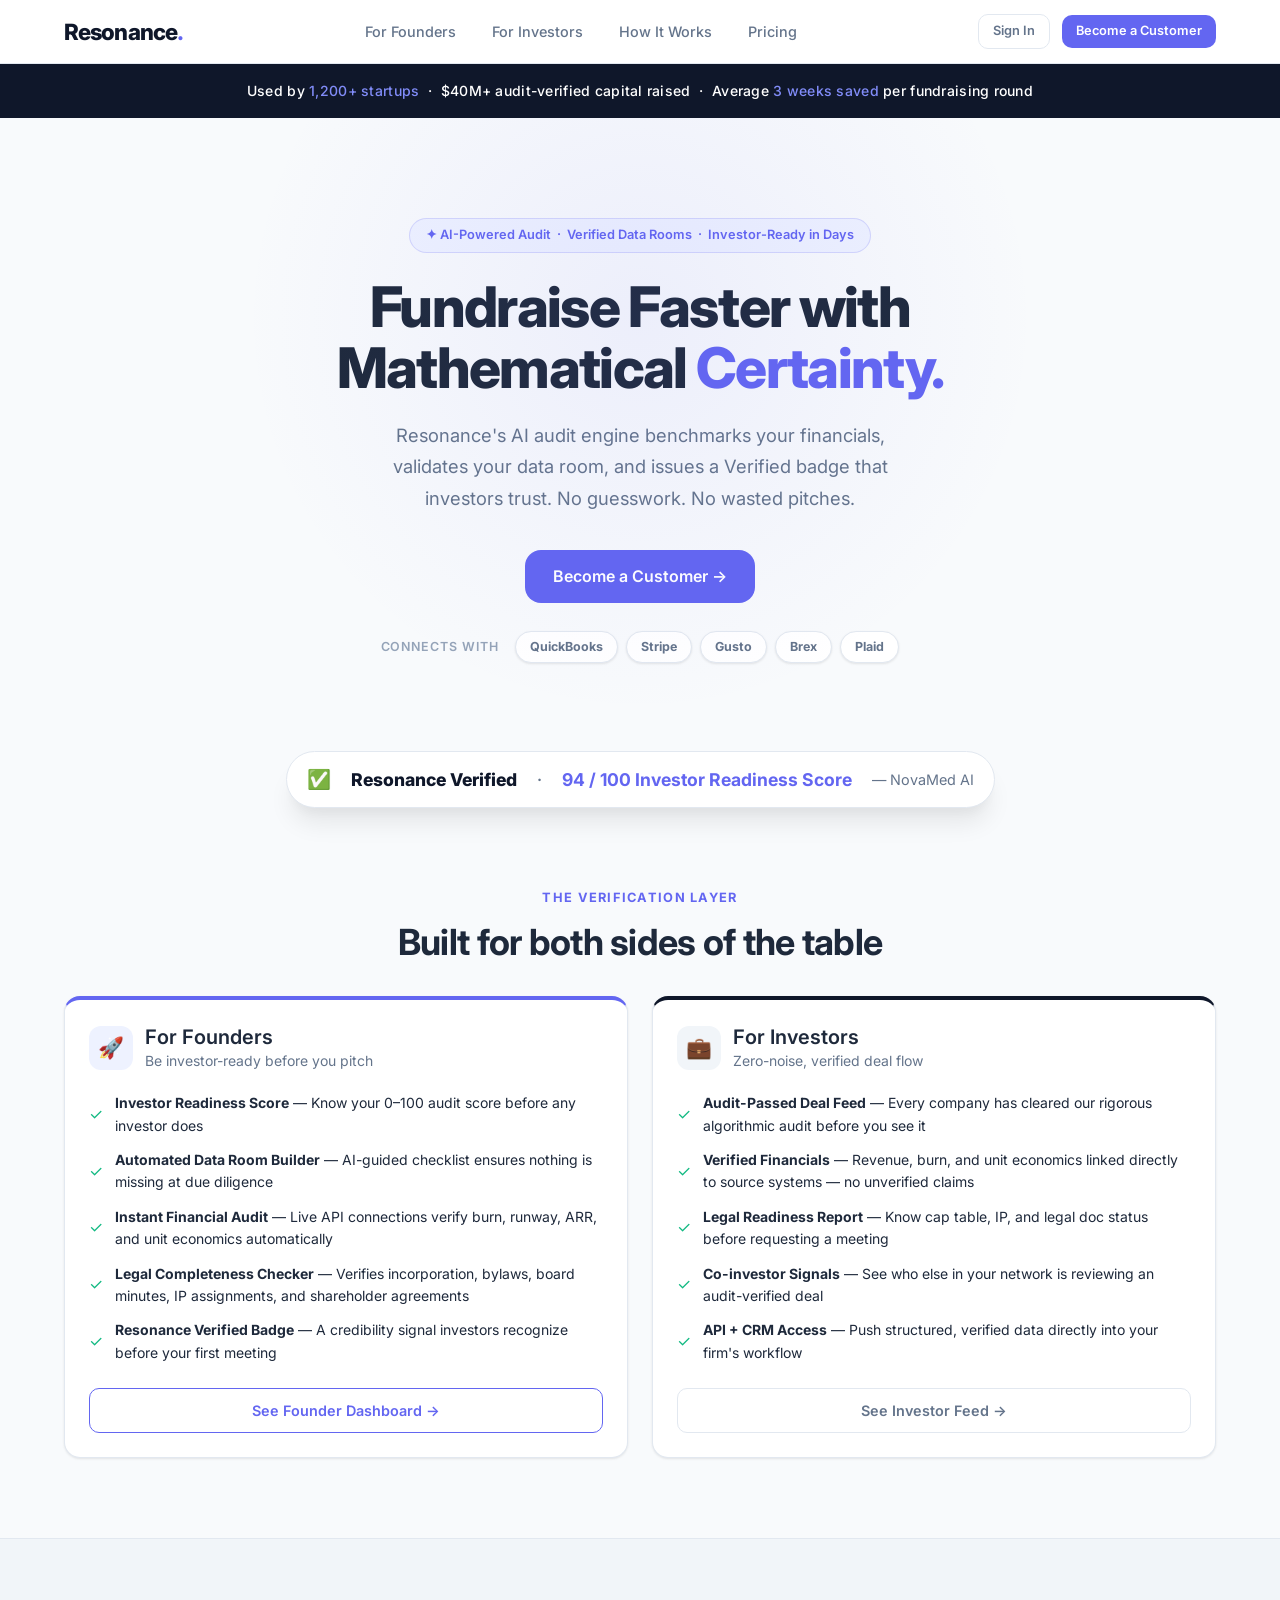
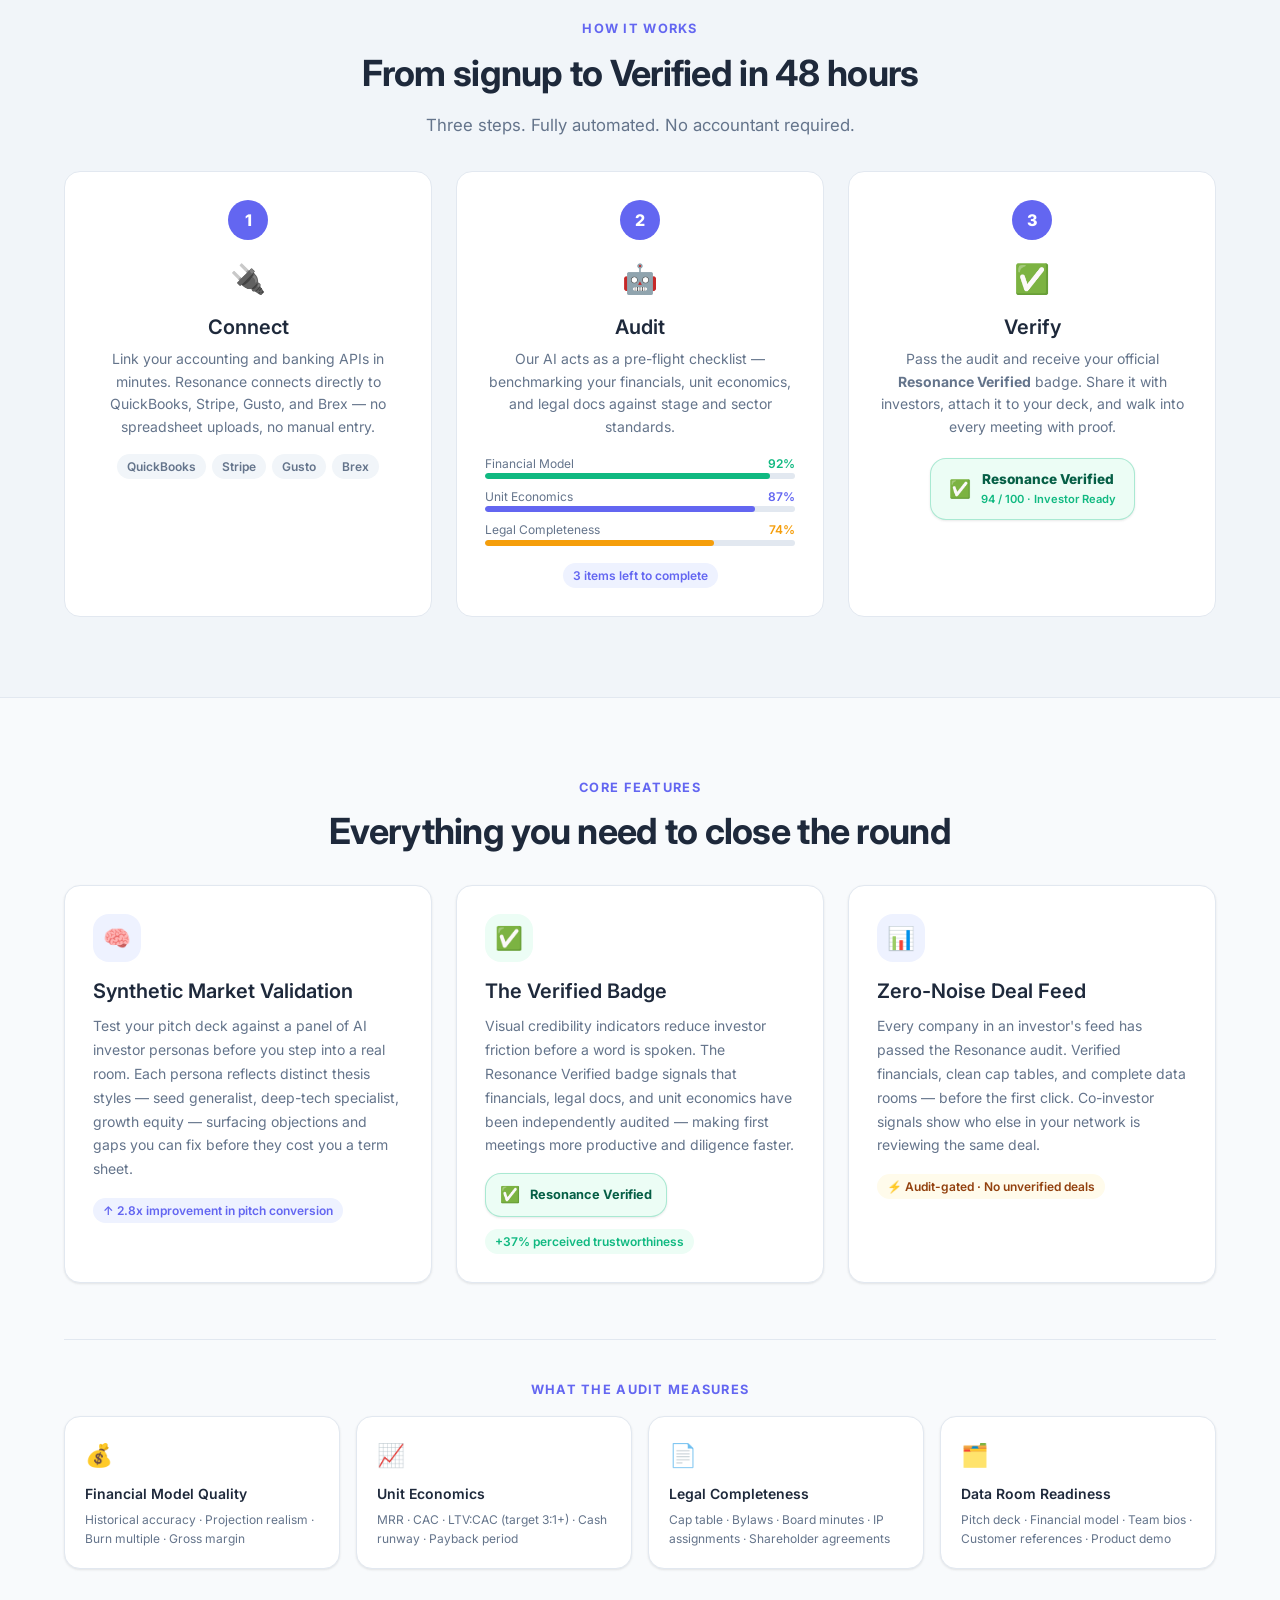
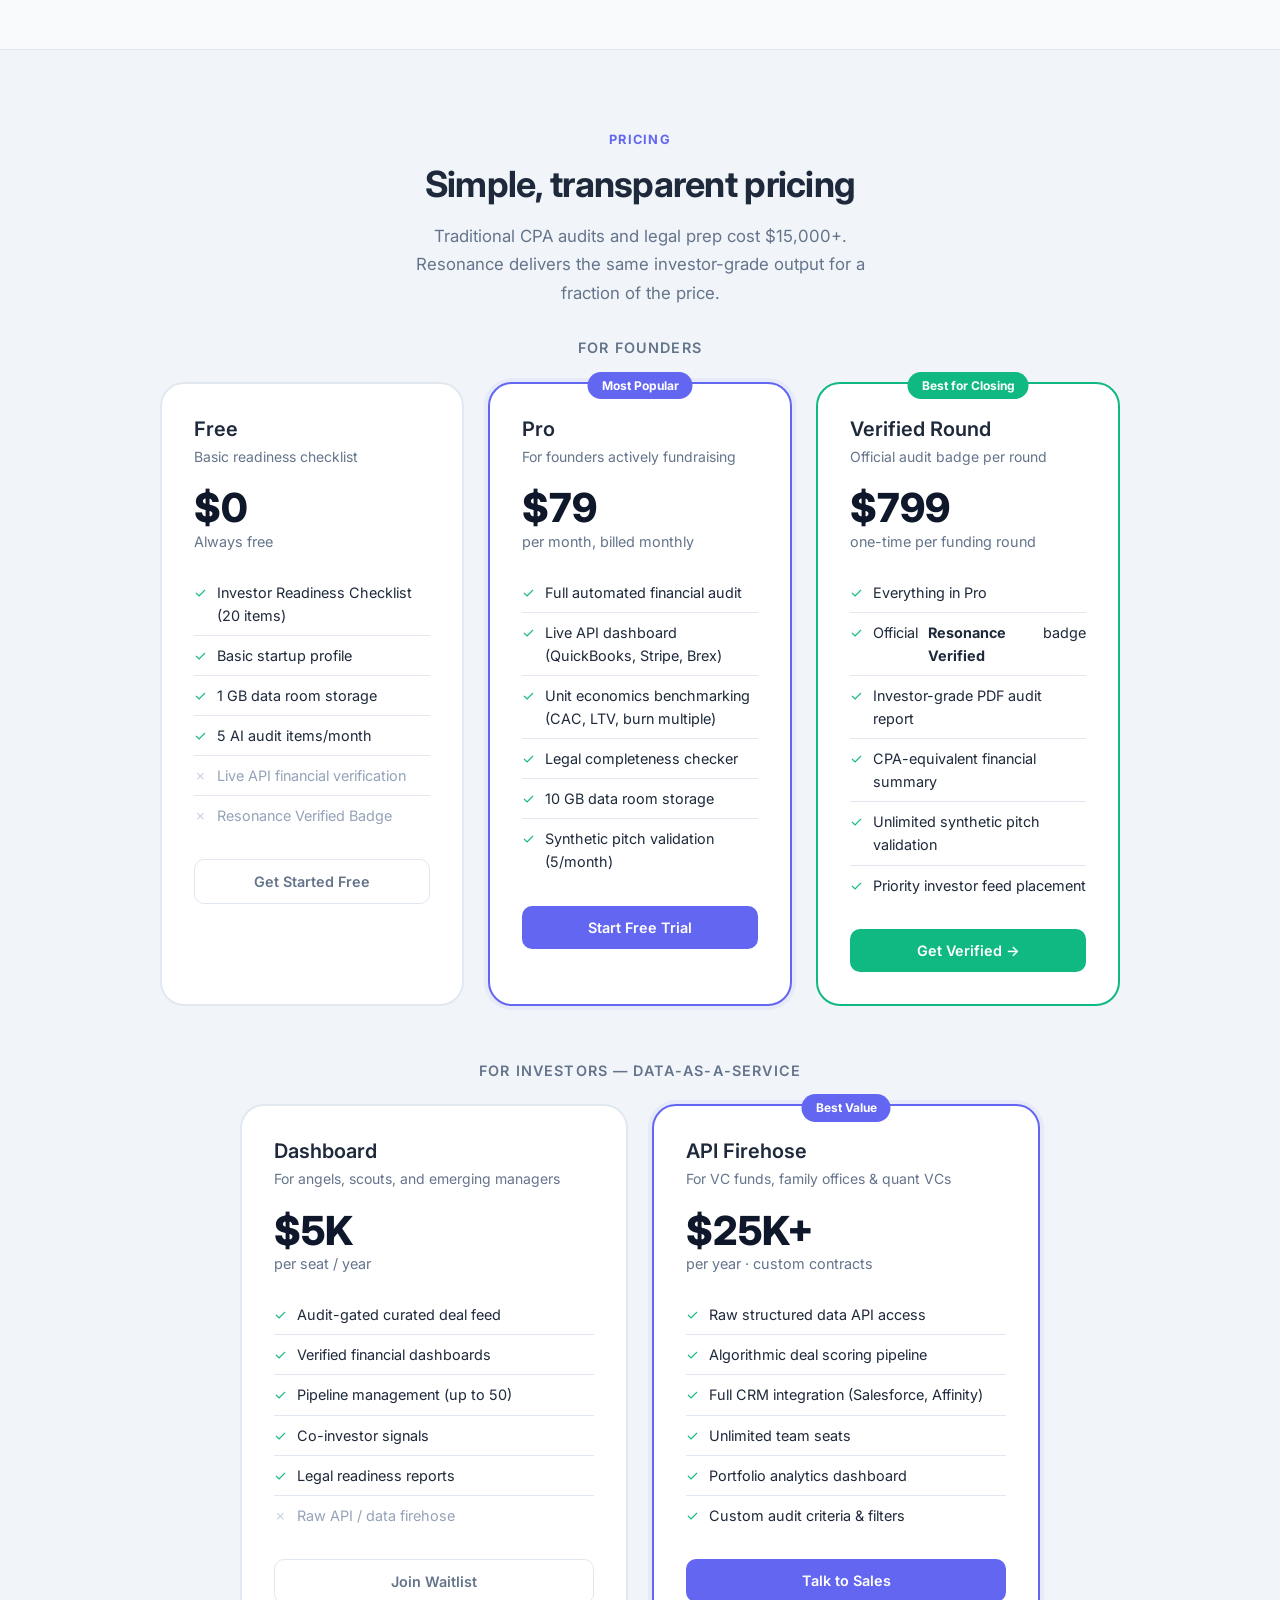
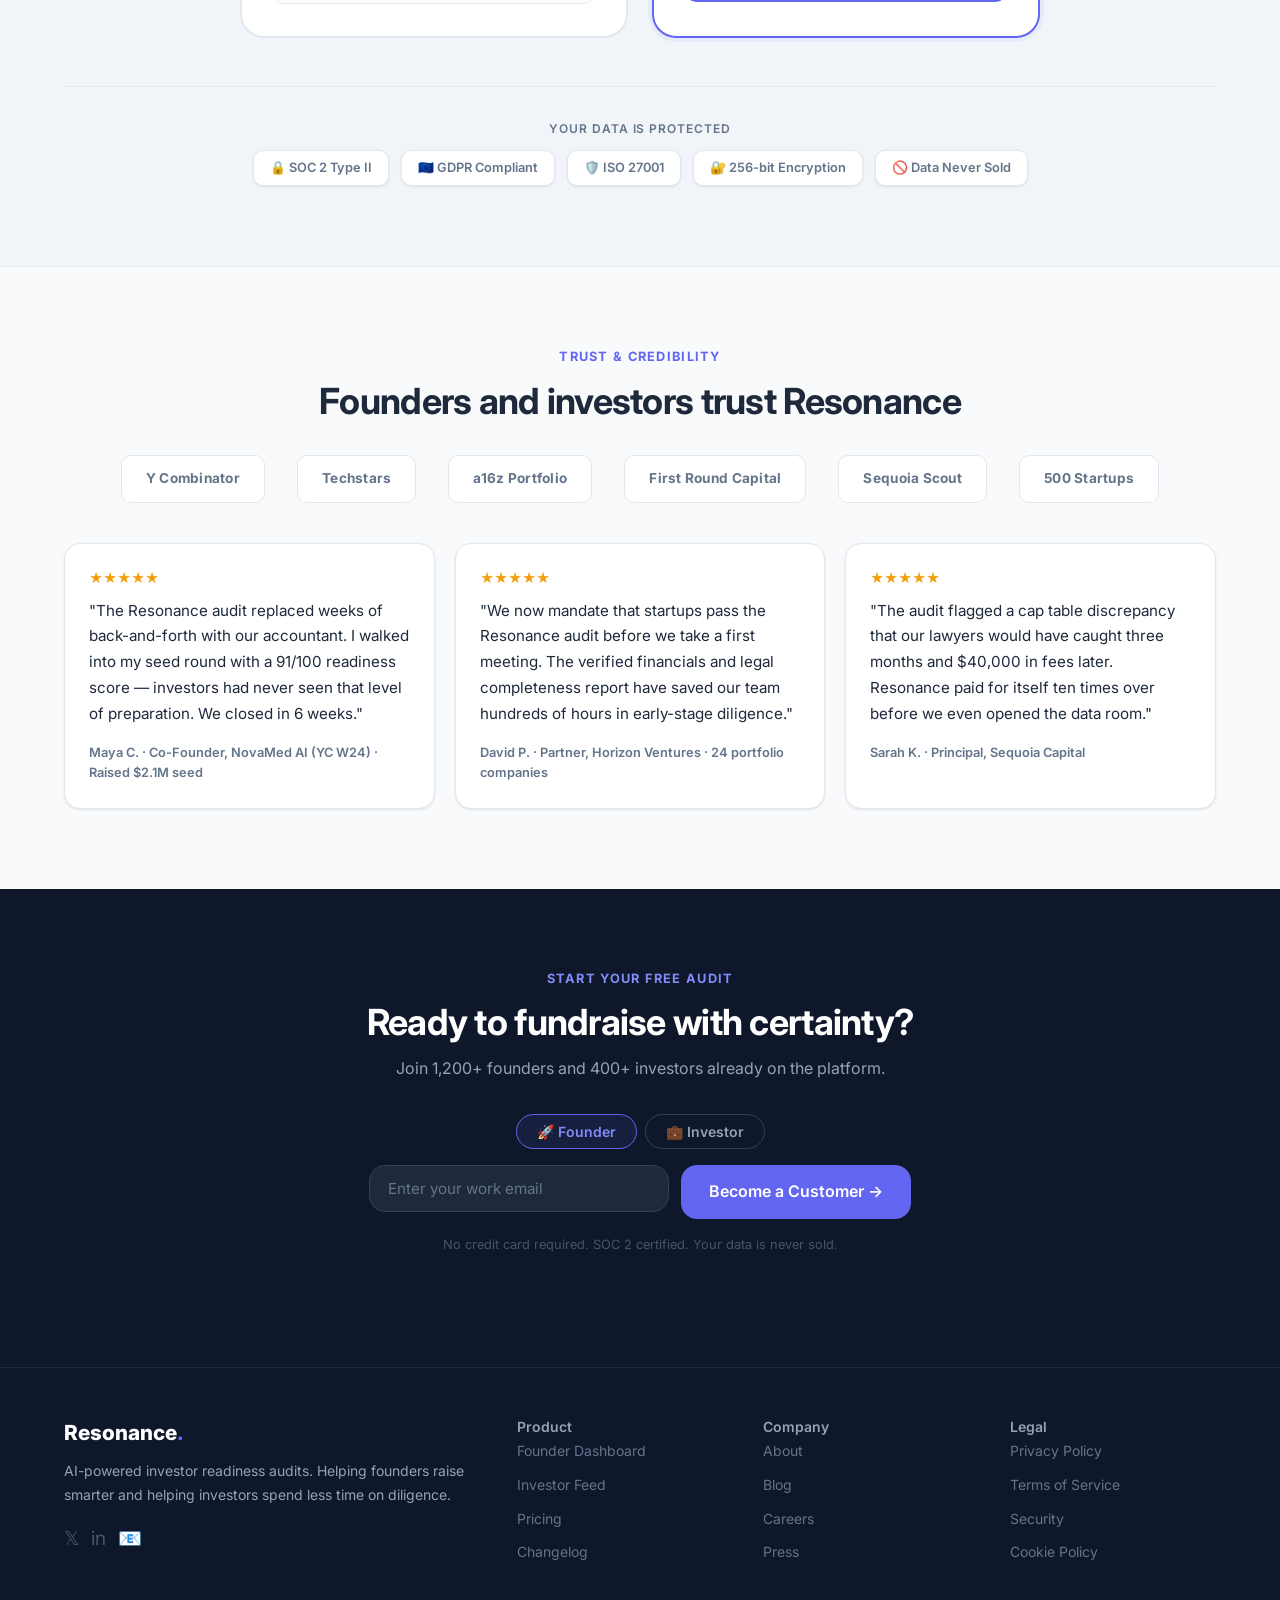
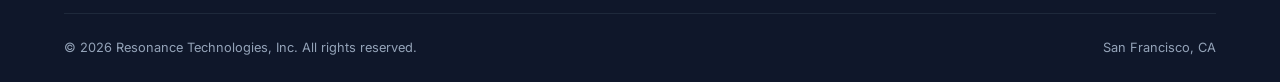
<file: index.html>
<!DOCTYPE html>
<html lang="en">
<head>
  <meta charset="UTF-8" />
  <meta name="viewport" content="width=device-width, initial-scale=1.0" />
  <title>Resonance — AI Audit & Investor Readiness Platform</title>
  <link rel="stylesheet" href="css/styles.css" />
</head>
<body>

<!-- ====== NAVBAR ====== -->
<nav class="topnav">
  <div class="container topnav-inner">
    <a href="index.html" class="logo">Resonance<span>.</span></a>
    <div class="nav-links">
      <a href="#founders">For Founders</a>
      <a href="#investors">For Investors</a>
      <a href="#how-it-works">How It Works</a>
      <a href="#pricing">Pricing</a>
    </div>
    <div class="flex gap-3 items-center">
      <a href="login.html" class="btn btn-ghost btn-sm">Sign In</a>
      <a href="https://calendly.com/ss4438-cornell" class="btn btn-primary btn-sm">Become a Customer</a>
    </div>
  </div>
</nav>

<!-- ====== SOCIAL PROOF BAR ====== -->
<div class="social-proof">
  Used by <span>1,200+ startups</span> &nbsp;·&nbsp; $40M+ audit-verified capital raised &nbsp;·&nbsp; Average <span>3 weeks saved</span> per fundraising round
</div>

<!-- ====== HERO ====== -->
<section class="hero">
  <div class="container">
    <div class="hero-badge">
      ✦ AI-Powered Audit &nbsp;·&nbsp; Verified Data Rooms &nbsp;·&nbsp; Investor-Ready in Days
    </div>
    <h1 class="hero-headline">
      Fundraise Faster with<br/>
      Mathematical <span class="highlight">Certainty.</span>
    </h1>
    <p class="hero-sub">
      Resonance's AI audit engine benchmarks your financials, validates your data room, and issues a Verified badge that investors trust. No guesswork. No wasted pitches.
    </p>
    <div class="hero-cta" style="justify-content:center; margin-bottom:28px;">
      <a href="https://calendly.com/ss4438-cornell" class="btn btn-primary btn-lg">
        Become a Customer →
      </a>
    </div>

    <!-- Integration Logos -->
    <div class="integration-strip">
      <span class="integration-label">Connects with</span>
      <div class="integration-logos">
        <span class="integration-logo">QuickBooks</span>
        <span class="integration-logo">Stripe</span>
        <span class="integration-logo">Gusto</span>
        <span class="integration-logo">Brex</span>
        <span class="integration-logo">Plaid</span>
      </div>
    </div>

    <!-- Animated Score Badge -->
    <div style="display:flex; justify-content:center; margin-top:40px;">
      <div class="match-badge-anim">
        <span style="color:#10B981;font-size:1.2rem;">✅</span>
        &nbsp;<span style="color:#0F172A; font-weight:800;">Resonance Verified</span>&nbsp;
        <span style="color:#64748B; font-weight:500;">·</span>&nbsp;
        <span style="color:#6366F1;">94 / 100 Investor Readiness Score</span>
        &nbsp;<span style="color:#64748B; font-weight:400; font-size:0.9rem;">— NovaMed AI</span>
      </div>
    </div>
  </div>
</section>

<!-- ====== TWO-SIDED VALUE PROPS ====== -->
<section class="section" id="founders" style="padding-top:0;">
  <div class="container">
    <div class="text-center mb-8">
      <div class="section-label">The Verification Layer</div>
      <h2 class="section-title">Built for both sides of the table</h2>
    </div>
    <div class="split-grid" id="investors">

      <!-- Founders Card -->
      <div class="card" style="border-top: 4px solid #6366F1;">
        <div style="display:flex; align-items:center; gap:12px; margin-bottom:20px;">
          <div style="width:44px;height:44px;background:#EEF2FF;border-radius:12px;display:flex;align-items:center;justify-content:center;font-size:1.3rem;">🚀</div>
          <div>
            <h3>For Founders</h3>
            <p class="text-muted text-sm">Be investor-ready before you pitch</p>
          </div>
        </div>
        <ul style="display:flex;flex-direction:column;gap:12px;">
          <li class="flex gap-3 items-center">
            <span style="color:#10B981;font-size:1rem;">✓</span>
            <span class="text-sm"><strong>Investor Readiness Score</strong> — Know your 0–100 audit score before any investor does</span>
          </li>
          <li class="flex gap-3 items-center">
            <span style="color:#10B981;font-size:1rem;">✓</span>
            <span class="text-sm"><strong>Automated Data Room Builder</strong> — AI-guided checklist ensures nothing is missing at due diligence</span>
          </li>
          <li class="flex gap-3 items-center">
            <span style="color:#10B981;font-size:1rem;">✓</span>
            <span class="text-sm"><strong>Instant Financial Audit</strong> — Live API connections verify burn, runway, ARR, and unit economics automatically</span>
          </li>
          <li class="flex gap-3 items-center">
            <span style="color:#10B981;font-size:1rem;">✓</span>
            <span class="text-sm"><strong>Legal Completeness Checker</strong> — Verifies incorporation, bylaws, board minutes, IP assignments, and shareholder agreements</span>
          </li>
          <li class="flex gap-3 items-center">
            <span style="color:#10B981;font-size:1rem;">✓</span>
            <span class="text-sm"><strong>Resonance Verified Badge</strong> — A credibility signal investors recognize before your first meeting</span>
          </li>
        </ul>
        <div style="margin-top:24px;">
          <a href="founder-dashboard.html" class="btn btn-outline w-full" style="justify-content:center;">See Founder Dashboard →</a>
        </div>
      </div>

      <!-- Investors Card -->
      <div class="card" style="border-top: 4px solid #0F172A;">
        <div style="display:flex; align-items:center; gap:12px; margin-bottom:20px;">
          <div style="width:44px;height:44px;background:#F1F5F9;border-radius:12px;display:flex;align-items:center;justify-content:center;font-size:1.3rem;">💼</div>
          <div>
            <h3>For Investors</h3>
            <p class="text-muted text-sm">Zero-noise, verified deal flow</p>
          </div>
        </div>
        <ul style="display:flex;flex-direction:column;gap:12px;">
          <li class="flex gap-3 items-center">
            <span style="color:#10B981;font-size:1rem;">✓</span>
            <span class="text-sm"><strong>Audit-Passed Deal Feed</strong> — Every company has cleared our rigorous algorithmic audit before you see it</span>
          </li>
          <li class="flex gap-3 items-center">
            <span style="color:#10B981;font-size:1rem;">✓</span>
            <span class="text-sm"><strong>Verified Financials</strong> — Revenue, burn, and unit economics linked directly to source systems — no unverified claims</span>
          </li>
          <li class="flex gap-3 items-center">
            <span style="color:#10B981;font-size:1rem;">✓</span>
            <span class="text-sm"><strong>Legal Readiness Report</strong> — Know cap table, IP, and legal doc status before requesting a meeting</span>
          </li>
          <li class="flex gap-3 items-center">
            <span style="color:#10B981;font-size:1rem;">✓</span>
            <span class="text-sm"><strong>Co-investor Signals</strong> — See who else in your network is reviewing an audit-verified deal</span>
          </li>
          <li class="flex gap-3 items-center">
            <span style="color:#10B981;font-size:1rem;">✓</span>
            <span class="text-sm"><strong>API + CRM Access</strong> — Push structured, verified data directly into your firm's workflow</span>
          </li>
        </ul>
        <div style="margin-top:24px;">
          <a href="investor-feed.html" class="btn btn-ghost w-full" style="justify-content:center;">See Investor Feed →</a>
        </div>
      </div>
    </div>
  </div>
</section>

<!-- ====== HOW IT WORKS ====== -->
<section class="section" id="how-it-works" style="background:#F1F5F9; border-top:1px solid #E2E8F0; border-bottom:1px solid #E2E8F0;">
  <div class="container">
    <div class="text-center mb-8">
      <div class="section-label">How it works</div>
      <h2 class="section-title">From signup to Verified in 48 hours</h2>
      <p class="section-sub" style="margin:0 auto;">Three steps. Fully automated. No accountant required.</p>
    </div>

    <div class="how-steps steps-grid" id="audit-steps">

      <!-- Step 1: Connect -->
      <div class="step-card">
        <div class="step-number">1</div>
        <div style="font-size:1.8rem;margin-bottom:12px;">🔌</div>
        <h3 style="margin-bottom:8px;">Connect</h3>
        <p class="text-sm text-muted" style="margin-bottom:16px;">
          Link your accounting and banking APIs in minutes. Resonance connects directly to QuickBooks, Stripe, Gusto, and Brex — no spreadsheet uploads, no manual entry.
        </p>
        <div style="display:flex;flex-wrap:wrap;gap:6px;justify-content:center;">
          <span class="badge badge-gray">QuickBooks</span>
          <span class="badge badge-gray">Stripe</span>
          <span class="badge badge-gray">Gusto</span>
          <span class="badge badge-gray">Brex</span>
        </div>
      </div>

      <!-- Step 2: Audit -->
      <div class="step-card">
        <div class="step-number">2</div>
        <div style="font-size:1.8rem;margin-bottom:12px;">🤖</div>
        <h3 style="margin-bottom:8px;">Audit</h3>
        <p class="text-sm text-muted" style="margin-bottom:16px;">
          Our AI acts as a pre-flight checklist — benchmarking your financials, unit economics, and legal docs against stage and sector standards.
        </p>
        <!-- Progress indicators -->
        <div style="display:flex;flex-direction:column;gap:8px;text-align:left;">
          <div>
            <div class="flex justify-between mb-1">
              <span class="text-xs text-muted">Financial Model</span>
              <span class="text-xs font-semibold" style="color:#10B981;">92%</span>
            </div>
            <div class="progress-bar"><div class="progress-fill green" style="width:92%;"></div></div>
          </div>
          <div>
            <div class="flex justify-between mb-1">
              <span class="text-xs text-muted">Unit Economics</span>
              <span class="text-xs font-semibold" style="color:#6366F1;">87%</span>
            </div>
            <div class="progress-bar"><div class="progress-fill" style="width:87%;"></div></div>
          </div>
          <div>
            <div class="flex justify-between mb-1">
              <span class="text-xs text-muted">Legal Completeness</span>
              <span class="text-xs font-semibold" style="color:#F59E0B;">74%</span>
            </div>
            <div class="progress-bar"><div class="progress-fill amber" style="width:74%;"></div></div>
          </div>
          <div style="text-align:center;margin-top:8px;">
            <span class="badge badge-accent">3 items left to complete</span>
          </div>
        </div>
      </div>

      <!-- Step 3: Verify -->
      <div class="step-card">
        <div class="step-number">3</div>
        <div style="font-size:1.8rem;margin-bottom:12px;">✅</div>
        <h3 style="margin-bottom:8px;">Verify</h3>
        <p class="text-sm text-muted" style="margin-bottom:20px;">
          Pass the audit and receive your official <strong>Resonance Verified</strong> badge. Share it with investors, attach it to your deck, and walk into every meeting with proof.
        </p>
        <!-- Badge preview -->
        <div style="display:flex;justify-content:center;">
          <div class="verified-badge-display">
            <span style="font-size:1.1rem;">✅</span>
            <div>
              <div style="font-size:0.85rem;font-weight:800;color:#065F46;">Resonance Verified</div>
              <div style="font-size:0.7rem;color:#10B981;font-weight:600;">94 / 100 · Investor Ready</div>
            </div>
          </div>
        </div>
      </div>
    </div>
  </div>
</section>

<!-- ====== CORE FEATURES ====== -->
<section class="section">
  <div class="container">
    <div class="text-center mb-8">
      <div class="section-label">Core Features</div>
      <h2 class="section-title">Everything you need to close the round</h2>
    </div>
    <div class="feature-grid">

      <!-- Feature 1: Synthetic Market Validation -->
      <div class="feature-card">
        <div class="feature-icon">🧠</div>
        <h3 style="margin-bottom:10px;">Synthetic Market Validation</h3>
        <p class="text-sm text-muted" style="line-height:1.7;">
          Test your pitch deck against a panel of AI investor personas before you step into a real room. Each persona reflects distinct thesis styles — seed generalist, deep-tech specialist, growth equity — surfacing objections and gaps you can fix before they cost you a term sheet.
        </p>
        <div class="mt-4">
          <span class="badge badge-accent">↑ 2.8x improvement in pitch conversion</span>
        </div>
      </div>

      <!-- Feature 2: Verified Profiles & Badge -->
      <div class="feature-card">
        <div class="feature-icon" style="background:#ECFDF5;">✅</div>
        <h3 style="margin-bottom:10px;">The Verified Badge</h3>
        <p class="text-sm text-muted" style="line-height:1.7;">
          Visual credibility indicators reduce investor friction before a word is spoken. The Resonance Verified badge signals that financials, legal docs, and unit economics have been independently audited — making first meetings more productive and diligence faster.
        </p>
        <div class="mt-4" style="display:flex;align-items:center;gap:12px;flex-wrap:wrap;">
          <div class="verified-badge-display" style="padding:8px 14px;">
            <span>✅</span>
            <span style="font-size:0.8rem;font-weight:700;color:#065F46;">Resonance Verified</span>
          </div>
          <span class="badge badge-verified">+37% perceived trustworthiness</span>
        </div>
      </div>

      <!-- Feature 3: Curated Verified Deal Feed -->
      <div class="feature-card">
        <div class="feature-icon">📊</div>
        <h3 style="margin-bottom:10px;">Zero-Noise Deal Feed</h3>
        <p class="text-sm text-muted" style="line-height:1.7;">
          Every company in an investor's feed has passed the Resonance audit. Verified financials, clean cap tables, and complete data rooms — before the first click. Co-investor signals show who else in your network is reviewing the same deal.
        </p>
        <div class="mt-4">
          <span class="badge badge-amber">⚡ Audit-gated · No unverified deals</span>
        </div>
      </div>
    </div>

    <!-- Audit Metrics Breakdown -->
    <div class="audit-breakdown-row">
      <div class="section-label" style="text-align:center;margin-bottom:16px;">What the audit measures</div>
      <div style="display:grid;grid-template-columns:repeat(auto-fit,minmax(200px,1fr));gap:16px;">
        <div class="audit-metric-card">
          <div class="audit-metric-icon">💰</div>
          <div class="text-sm font-semibold" style="margin-bottom:4px;">Financial Model Quality</div>
          <div class="text-xs text-muted">Historical accuracy · Projection realism · Burn multiple · Gross margin</div>
        </div>
        <div class="audit-metric-card">
          <div class="audit-metric-icon">📈</div>
          <div class="text-sm font-semibold" style="margin-bottom:4px;">Unit Economics</div>
          <div class="text-xs text-muted">MRR · CAC · LTV:CAC (target 3:1+) · Cash runway · Payback period</div>
        </div>
        <div class="audit-metric-card">
          <div class="audit-metric-icon">📄</div>
          <div class="text-sm font-semibold" style="margin-bottom:4px;">Legal Completeness</div>
          <div class="text-xs text-muted">Cap table · Bylaws · Board minutes · IP assignments · Shareholder agreements</div>
        </div>
        <div class="audit-metric-card">
          <div class="audit-metric-icon">🗂️</div>
          <div class="text-sm font-semibold" style="margin-bottom:4px;">Data Room Readiness</div>
          <div class="text-xs text-muted">Pitch deck · Financial model · Team bios · Customer references · Product demo</div>
        </div>
      </div>
    </div>
  </div>
</section>

<!-- ====== PRICING ====== -->
<section class="section" id="pricing" style="background:#F1F5F9; border-top:1px solid #E2E8F0; border-bottom:1px solid #E2E8F0;">
  <div class="container">
    <div class="text-center mb-8">
      <div class="section-label">Pricing</div>
      <h2 class="section-title">Simple, transparent pricing</h2>
      <p class="section-sub" style="margin:0 auto;">Traditional CPA audits and legal prep cost $15,000+. Resonance delivers the same investor-grade output for a fraction of the price.</p>
    </div>

    <!-- Founder Pricing -->
    <div style="margin-bottom:56px;">
      <h3 style="text-align:center; margin-bottom:24px; color:#64748B; font-size:0.9rem; text-transform:uppercase; letter-spacing:0.08em;">For Founders</h3>
      <div style="display:grid;grid-template-columns:repeat(auto-fit,minmax(260px,1fr));gap:24px;max-width:960px;margin:0 auto;">

        <!-- Freemium -->
        <div class="pricing-card">
          <div class="mb-4">
            <h3 style="margin-bottom:4px;">Free</h3>
            <p class="text-muted text-sm">Basic readiness checklist</p>
          </div>
          <div style="margin:20px 0;">
            <span class="price-amount">$0</span>
            <p class="price-period">Always free</p>
          </div>
          <ul class="pricing-features mb-6">
            <li><span class="check">✓</span> Investor Readiness Checklist (20 items)</li>
            <li><span class="check">✓</span> Basic startup profile</li>
            <li><span class="check">✓</span> 1 GB data room storage</li>
            <li><span class="check">✓</span> 5 AI audit items/month</li>
            <li style="color:#94A3B8;"><span style="color:#CBD5E1;">✗</span> Live API financial verification</li>
            <li style="color:#94A3B8;"><span style="color:#CBD5E1;">✗</span> Resonance Verified Badge</li>
          </ul>
          <a href="#waitlist" class="btn btn-ghost w-full" style="justify-content:center;">Get Started Free</a>
        </div>

        <!-- Pro -->
        <div class="pricing-card featured">
          <div class="pricing-badge">Most Popular</div>
          <div class="mb-4">
            <h3 style="margin-bottom:4px;">Pro</h3>
            <p class="text-muted text-sm">For founders actively fundraising</p>
          </div>
          <div style="margin:20px 0;">
            <span class="price-amount">$79</span>
            <p class="price-period">per month, billed monthly</p>
          </div>
          <ul class="pricing-features mb-6">
            <li><span class="check">✓</span> Full automated financial audit</li>
            <li><span class="check">✓</span> Live API dashboard (QuickBooks, Stripe, Brex)</li>
            <li><span class="check">✓</span> Unit economics benchmarking (CAC, LTV, burn multiple)</li>
            <li><span class="check">✓</span> Legal completeness checker</li>
            <li><span class="check">✓</span> 10 GB data room storage</li>
            <li><span class="check">✓</span> Synthetic pitch validation (5/month)</li>
          </ul>
          <a href="#waitlist" class="btn btn-primary w-full" style="justify-content:center;">Start Free Trial</a>
        </div>

        <!-- Enterprise / Audit -->
        <div class="pricing-card" style="border-color:#10B981;">
          <div class="pricing-badge" style="background:#10B981;">Best for Closing</div>
          <div class="mb-4">
            <h3 style="margin-bottom:4px;">Verified Round</h3>
            <p class="text-muted text-sm">Official audit badge per round</p>
          </div>
          <div style="margin:20px 0;">
            <span class="price-amount">$799</span>
            <p class="price-period">one-time per funding round</p>
          </div>
          <ul class="pricing-features mb-6">
            <li><span class="check">✓</span> Everything in Pro</li>
            <li><span class="check">✓</span> Official <strong>Resonance Verified</strong> badge</li>
            <li><span class="check">✓</span> Investor-grade PDF audit report</li>
            <li><span class="check">✓</span> CPA-equivalent financial summary</li>
            <li><span class="check">✓</span> Unlimited synthetic pitch validation</li>
            <li><span class="check">✓</span> Priority investor feed placement</li>
          </ul>
          <a href="#waitlist" class="btn w-full" style="justify-content:center;background:#10B981;color:white;border:none;">Get Verified →</a>
        </div>
      </div>
    </div>

    <!-- Investor Pricing -->
    <div>
      <h3 style="text-align:center; margin-bottom:24px; color:#64748B; font-size:0.9rem; text-transform:uppercase; letter-spacing:0.08em;">For Investors — Data-as-a-Service</h3>
      <div class="pricing-grid" style="max-width:800px;">

        <div class="pricing-card">
          <div class="mb-4">
            <h3 style="margin-bottom:4px;">Dashboard</h3>
            <p class="text-muted text-sm">For angels, scouts, and emerging managers</p>
          </div>
          <div style="margin:20px 0;">
            <span class="price-amount">$5K</span>
            <p class="price-period">per seat / year</p>
          </div>
          <ul class="pricing-features mb-6">
            <li><span class="check">✓</span> Audit-gated curated deal feed</li>
            <li><span class="check">✓</span> Verified financial dashboards</li>
            <li><span class="check">✓</span> Pipeline management (up to 50)</li>
            <li><span class="check">✓</span> Co-investor signals</li>
            <li><span class="check">✓</span> Legal readiness reports</li>
            <li style="color:#94A3B8;"><span style="color:#CBD5E1;">✗</span> Raw API / data firehose</li>
          </ul>
          <a href="#waitlist" class="btn btn-ghost w-full" style="justify-content:center;">Join Waitlist</a>
        </div>

        <div class="pricing-card featured">
          <div class="pricing-badge">Best Value</div>
          <div class="mb-4">
            <h3 style="margin-bottom:4px;">API Firehose</h3>
            <p class="text-muted text-sm">For VC funds, family offices &amp; quant VCs</p>
          </div>
          <div style="margin:20px 0;">
            <span class="price-amount">$25K+</span>
            <p class="price-period">per year · custom contracts</p>
          </div>
          <ul class="pricing-features mb-6">
            <li><span class="check">✓</span> Raw structured data API access</li>
            <li><span class="check">✓</span> Algorithmic deal scoring pipeline</li>
            <li><span class="check">✓</span> Full CRM integration (Salesforce, Affinity)</li>
            <li><span class="check">✓</span> Unlimited team seats</li>
            <li><span class="check">✓</span> Portfolio analytics dashboard</li>
            <li><span class="check">✓</span> Custom audit criteria &amp; filters</li>
          </ul>
          <a href="#waitlist" class="btn btn-primary w-full" style="justify-content:center;">Talk to Sales</a>
        </div>
      </div>
    </div>

    <!-- Compliance Badges -->
    <div class="compliance-strip">
      <div class="text-xs text-muted" style="margin-bottom:12px;font-weight:600;text-transform:uppercase;letter-spacing:0.08em;">Your data is protected</div>
      <div class="compliance-badges">
        <div class="compliance-badge">🔒 SOC 2 Type II</div>
        <div class="compliance-badge">🇪🇺 GDPR Compliant</div>
        <div class="compliance-badge">🛡️ ISO 27001</div>
        <div class="compliance-badge">🔐 256-bit Encryption</div>
        <div class="compliance-badge">🚫 Data Never Sold</div>
      </div>
    </div>
  </div>
</section>

<!-- ====== TRUST SECTION ====== -->
<section class="section">
  <div class="container">
    <div class="text-center mb-8">
      <div class="section-label">Trust & Credibility</div>
      <h2 class="section-title">Founders and investors trust Resonance</h2>
    </div>

    <div class="trust-logos">
      <div class="trust-logo-item">Y Combinator</div>
      <div class="trust-logo-item">Techstars</div>
      <div class="trust-logo-item">a16z Portfolio</div>
      <div class="trust-logo-item">First Round Capital</div>
      <div class="trust-logo-item">Sequoia Scout</div>
      <div class="trust-logo-item">500 Startups</div>
    </div>

    <div class="quotes-grid">
      <div class="quote-card">
        <div class="quote-stars">★★★★★</div>
        <p class="quote-text">"The Resonance audit replaced weeks of back-and-forth with our accountant. I walked into my seed round with a 91/100 readiness score — investors had never seen that level of preparation. We closed in 6 weeks."</p>
        <p class="quote-author">Maya C. · Co-Founder, NovaMed AI (YC W24) · Raised $2.1M seed</p>
      </div>
      <div class="quote-card">
        <div class="quote-stars">★★★★★</div>
        <p class="quote-text">"We now mandate that startups pass the Resonance audit before we take a first meeting. The verified financials and legal completeness report have saved our team hundreds of hours in early-stage diligence."</p>
        <p class="quote-author">David P. · Partner, Horizon Ventures · 24 portfolio companies</p>
      </div>
      <div class="quote-card">
        <div class="quote-stars">★★★★★</div>
        <p class="quote-text">"The audit flagged a cap table discrepancy that our lawyers would have caught three months and $40,000 in fees later. Resonance paid for itself ten times over before we even opened the data room."</p>
        <p class="quote-author">Sarah K. · Principal, Sequoia Capital</p>
      </div>
    </div>
  </div>
</section>

<!-- ====== WAITLIST CTA ====== -->
<section class="waitlist-section" id="waitlist">
  <div class="container">
    <div class="section-label" style="color:#818CF8;">Start your free audit</div>
    <h2>Ready to fundraise with certainty?</h2>
    <p>Join 1,200+ founders and 400+ investors already on the platform.</p>

    <div style="margin-bottom:16px;">
      <div class="waitlist-role-btns">
        <button class="waitlist-role-btn active">🚀 Founder</button>
        <button class="waitlist-role-btn">💼 Investor</button>
      </div>
    </div>

    <form id="waitlist-form" class="waitlist-form">
      <input
        type="email"
        class="waitlist-input"
        placeholder="Enter your work email"
        required
      />
      <a href="https://calendly.com/ss4438-cornell" class="btn btn-primary btn-lg">
        Become a Customer →
      </a>
    </form>

    <p style="margin-top:16px; font-size:0.8rem; color:#475569;">
      No credit card required. SOC 2 certified. Your data is never sold.
    </p>
  </div>
</section>

<!-- ====== FOOTER ====== -->
<footer class="footer">
  <div class="container">
    <div class="footer-grid">
      <div>
        <div class="footer-logo">Resonance<span>.</span></div>
        <p class="footer-desc">AI-powered investor readiness audits. Helping founders raise smarter and helping investors spend less time on diligence.</p>
        <div class="flex gap-3">
          <a href="#" style="color:#475569;font-size:1.2rem;">𝕏</a>
          <a href="#" style="color:#475569;font-size:1.2rem;">in</a>
          <a href="#" style="color:#475569;font-size:1.2rem;">📧</a>
        </div>
      </div>
      <div>
        <h5>Product</h5>
        <ul class="footer-links">
          <li><a href="founder-dashboard.html">Founder Dashboard</a></li>
          <li><a href="investor-feed.html">Investor Feed</a></li>
          <li><a href="#pricing">Pricing</a></li>
          <li><a href="#">Changelog</a></li>
        </ul>
      </div>
      <div>
        <h5>Company</h5>
        <ul class="footer-links">
          <li><a href="#">About</a></li>
          <li><a href="#">Blog</a></li>
          <li><a href="#">Careers</a></li>
          <li><a href="#">Press</a></li>
        </ul>
      </div>
      <div>
        <h5>Legal</h5>
        <ul class="footer-links">
          <li><a href="#">Privacy Policy</a></li>
          <li><a href="#">Terms of Service</a></li>
          <li><a href="#">Security</a></li>
          <li><a href="#">Cookie Policy</a></li>
        </ul>
      </div>
    </div>
    <div class="footer-bottom">
      <span>© 2026 Resonance Technologies, Inc. All rights reserved.</span>
      <span>San Francisco, CA</span>
    </div>
  </div>
</footer>

<script src="js/app.js"></script>
</body>
</html>
</file>
<file: css/styles.css>
/* =========================================
   RESONANCE DESIGN SYSTEM — styles.css
   ========================================= */

/* --- Imports & Variables --- */
@import url('https://fonts.googleapis.com/css2?family=Inter:wght@300;400;500;600;700;800&display=swap');

:root {
  --color-primary: #0F172A;
  --color-accent: #6366F1;
  --color-accent-light: #818CF8;
  --color-accent-bg: #EEF2FF;
  --color-verified: #10B981;
  --color-verified-bg: #ECFDF5;
  --color-amber: #F59E0B;
  --color-amber-bg: #FFFBEB;
  --color-danger: #EF4444;
  --color-bg: #F8FAFC;
  --color-card: #FFFFFF;
  --color-border: #E2E8F0;
  --color-text: #1E293B;
  --color-text-muted: #64748B;
  --color-text-light: #94A3B8;

  --shadow-sm: 0 1px 3px rgba(0,0,0,0.06), 0 1px 2px rgba(0,0,0,0.04);
  --shadow-md: 0 4px 6px -1px rgba(0,0,0,0.07), 0 2px 4px -1px rgba(0,0,0,0.05);
  --shadow-lg: 0 10px 15px -3px rgba(0,0,0,0.08), 0 4px 6px -2px rgba(0,0,0,0.04);
  --shadow-xl: 0 20px 25px -5px rgba(0,0,0,0.08), 0 10px 10px -5px rgba(0,0,0,0.03);

  --radius-sm: 6px;
  --radius-md: 10px;
  --radius-lg: 16px;
  --radius-xl: 24px;
  --radius-full: 9999px;

  --sidebar-width: 240px;
  --topnav-height: 64px;
}

/* --- Reset & Base --- */
*, *::before, *::after { box-sizing: border-box; margin: 0; padding: 0; }

html { scroll-behavior: smooth; }

body {
  font-family: 'Inter', -apple-system, BlinkMacSystemFont, sans-serif;
  background: var(--color-bg);
  color: var(--color-text);
  line-height: 1.6;
  -webkit-font-smoothing: antialiased;
}

a { color: inherit; text-decoration: none; }
ul { list-style: none; }
img { display: block; max-width: 100%; }
button { cursor: pointer; font-family: inherit; }
input, textarea, select { font-family: inherit; }

/* --- Typography --- */
h1 { font-size: clamp(2rem, 5vw, 3.5rem); font-weight: 800; line-height: 1.1; letter-spacing: -0.03em; }
h2 { font-size: clamp(1.5rem, 3vw, 2.25rem); font-weight: 700; line-height: 1.2; letter-spacing: -0.02em; }
h3 { font-size: 1.25rem; font-weight: 600; line-height: 1.3; }
h4 { font-size: 1rem; font-weight: 600; }
h5 { font-size: 0.875rem; font-weight: 600; }

.text-muted { color: var(--color-text-muted); }
.text-light { color: var(--color-text-light); }
.text-accent { color: var(--color-accent); }
.text-verified { color: var(--color-verified); }
.text-amber { color: var(--color-amber); }
.text-sm { font-size: 0.875rem; }
.text-xs { font-size: 0.75rem; }
.font-semibold { font-weight: 600; }
.font-bold { font-weight: 700; }

/* --- Layout Utilities --- */
.container { max-width: 1200px; margin: 0 auto; padding: 0 24px; }
.container-wide { max-width: 1400px; margin: 0 auto; padding: 0 24px; }
.flex { display: flex; }
.flex-col { flex-direction: column; }
.items-center { align-items: center; }
.justify-center { justify-content: center; }
.justify-between { justify-content: space-between; }
.gap-2 { gap: 8px; }
.gap-3 { gap: 12px; }
.gap-4 { gap: 16px; }
.gap-6 { gap: 24px; }
.gap-8 { gap: 32px; }
.grid { display: grid; }
.w-full { width: 100%; }

/* --- Buttons --- */
.btn {
  display: inline-flex;
  align-items: center;
  justify-content: center;
  gap: 8px;
  padding: 10px 20px;
  border-radius: var(--radius-md);
  font-size: 0.9rem;
  font-weight: 600;
  border: none;
  transition: all 0.2s ease;
  white-space: nowrap;
}

.btn-primary {
  background: var(--color-accent);
  color: white;
}
.btn-primary:hover { background: #4F46E5; transform: translateY(-1px); box-shadow: var(--shadow-md); }

.btn-primary-dark {
  background: var(--color-primary);
  color: white;
}
.btn-primary-dark:hover { background: #1E293B; transform: translateY(-1px); box-shadow: var(--shadow-md); }

.btn-outline {
  background: transparent;
  color: var(--color-accent);
  border: 1.5px solid var(--color-accent);
}
.btn-outline:hover { background: var(--color-accent-bg); transform: translateY(-1px); }

.btn-ghost {
  background: transparent;
  color: var(--color-text-muted);
  border: 1.5px solid var(--color-border);
}
.btn-ghost:hover { background: var(--color-bg); color: var(--color-text); }

.btn-danger {
  background: #FEF2F2;
  color: var(--color-danger);
  border: 1.5px solid #FECACA;
}
.btn-danger:hover { background: #FEE2E2; }

.btn-lg { padding: 14px 28px; font-size: 1rem; border-radius: var(--radius-lg); }
.btn-sm { padding: 6px 14px; font-size: 0.8rem; }
.btn-xs { padding: 4px 10px; font-size: 0.75rem; border-radius: var(--radius-sm); }

/* --- Cards --- */
.card {
  background: var(--color-card);
  border-radius: var(--radius-lg);
  border: 1px solid var(--color-border);
  box-shadow: var(--shadow-sm);
  padding: 24px;
}

.card-hover:hover {
  box-shadow: var(--shadow-lg);
  transform: translateY(-2px);
  transition: all 0.2s ease;
}

/* --- Badges --- */
.badge {
  display: inline-flex;
  align-items: center;
  gap: 4px;
  padding: 3px 10px;
  border-radius: var(--radius-full);
  font-size: 0.75rem;
  font-weight: 600;
}

.badge-accent { background: var(--color-accent-bg); color: var(--color-accent); }
.badge-verified { background: var(--color-verified-bg); color: var(--color-verified); }
.badge-amber { background: var(--color-amber-bg); color: #92400E; }
.badge-gray { background: #F1F5F9; color: var(--color-text-muted); }
.badge-dark { background: var(--color-primary); color: white; }
.badge-danger { background: #FEF2F2; color: var(--color-danger); }

/* --- Match Score --- */
.match-score {
  display: inline-flex;
  align-items: center;
  gap: 6px;
  padding: 5px 12px;
  border-radius: var(--radius-full);
  font-size: 0.85rem;
  font-weight: 700;
}

.match-score-high { background: #ECFDF5; color: #065F46; }
.match-score-mid { background: #FFFBEB; color: #92400E; }
.match-score-low { background: #F1F5F9; color: #475569; }

/* --- Top Navigation (Landing) --- */
.topnav {
  position: sticky;
  top: 0;
  z-index: 100;
  background: rgba(255,255,255,0.92);
  backdrop-filter: blur(12px);
  border-bottom: 1px solid var(--color-border);
  height: var(--topnav-height);
}

.topnav-inner {
  display: flex;
  align-items: center;
  justify-content: space-between;
  height: 100%;
}

.logo {
  font-size: 1.4rem;
  font-weight: 800;
  color: var(--color-primary);
  letter-spacing: -0.04em;
}
.logo span { color: var(--color-accent); }

.nav-links {
  display: flex;
  align-items: center;
  gap: 8px;
}

.nav-links a {
  padding: 6px 14px;
  border-radius: var(--radius-md);
  font-size: 0.9rem;
  font-weight: 500;
  color: var(--color-text-muted);
  transition: all 0.15s;
}
.nav-links a:hover { color: var(--color-text); background: var(--color-bg); }

/* --- App Layout (Dashboard/Feed) --- */
.app-layout {
  display: flex;
  min-height: 100vh;
}

.sidebar {
  width: var(--sidebar-width);
  background: var(--color-card);
  border-right: 1px solid var(--color-border);
  display: flex;
  flex-direction: column;
  position: fixed;
  top: 0;
  left: 0;
  height: 100vh;
  z-index: 50;
  overflow-y: auto;
}

.sidebar-header {
  padding: 20px 20px 16px;
  border-bottom: 1px solid var(--color-border);
}

.sidebar-nav {
  padding: 12px 12px;
  flex: 1;
}

.sidebar-nav-item {
  display: flex;
  align-items: center;
  gap: 10px;
  padding: 10px 12px;
  border-radius: var(--radius-md);
  font-size: 0.875rem;
  font-weight: 500;
  color: var(--color-text-muted);
  transition: all 0.15s;
  margin-bottom: 2px;
  cursor: pointer;
}
.sidebar-nav-item:hover { background: var(--color-bg); color: var(--color-text); }
.sidebar-nav-item.active { background: var(--color-accent-bg); color: var(--color-accent); font-weight: 600; }
.sidebar-nav-item .icon { font-size: 1.1rem; width: 20px; text-align: center; }

.sidebar-footer {
  padding: 16px 12px;
  border-top: 1px solid var(--color-border);
}

.sidebar-user {
  display: flex;
  align-items: center;
  gap: 10px;
  padding: 8px 12px;
  border-radius: var(--radius-md);
  cursor: pointer;
}
.sidebar-user:hover { background: var(--color-bg); }

.avatar {
  width: 36px;
  height: 36px;
  border-radius: var(--radius-full);
  background: var(--color-accent);
  color: white;
  display: flex;
  align-items: center;
  justify-content: center;
  font-weight: 700;
  font-size: 0.875rem;
  flex-shrink: 0;
}

.avatar-lg {
  width: 56px;
  height: 56px;
  font-size: 1.25rem;
}

.avatar-xl {
  width: 80px;
  height: 80px;
  font-size: 2rem;
}

.main-content {
  margin-left: var(--sidebar-width);
  flex: 1;
  min-height: 100vh;
  overflow-x: hidden;
}

.page-header {
  background: var(--color-card);
  border-bottom: 1px solid var(--color-border);
  padding: 20px 32px;
  display: flex;
  align-items: center;
  justify-content: space-between;
  gap: 16px;
  flex-wrap: wrap;
}

.page-body {
  padding: 28px 32px;
}

/* --- Stats Cards --- */
.stats-grid {
  display: grid;
  grid-template-columns: repeat(auto-fit, minmax(180px, 1fr));
  gap: 16px;
  margin-bottom: 28px;
}

.stat-card {
  background: var(--color-card);
  border: 1px solid var(--color-border);
  border-radius: var(--radius-lg);
  padding: 20px;
  box-shadow: var(--shadow-sm);
}

.stat-value {
  font-size: 2rem;
  font-weight: 800;
  color: var(--color-primary);
  line-height: 1;
  margin-bottom: 4px;
}

.stat-label {
  font-size: 0.8rem;
  color: var(--color-text-muted);
  font-weight: 500;
}

.stat-change {
  font-size: 0.75rem;
  color: var(--color-verified);
  font-weight: 600;
  margin-top: 6px;
}

/* --- Filter Bar --- */
.filter-bar {
  display: flex;
  align-items: center;
  gap: 10px;
  flex-wrap: wrap;
  padding: 12px 0;
}

.filter-select {
  padding: 8px 14px;
  border-radius: var(--radius-md);
  border: 1.5px solid var(--color-border);
  background: var(--color-card);
  font-size: 0.875rem;
  font-weight: 500;
  color: var(--color-text);
  cursor: pointer;
  transition: border-color 0.15s;
}
.filter-select:focus { outline: none; border-color: var(--color-accent); }

.filter-pill {
  padding: 6px 14px;
  border-radius: var(--radius-full);
  border: 1.5px solid var(--color-border);
  background: var(--color-card);
  font-size: 0.8rem;
  font-weight: 500;
  color: var(--color-text-muted);
  cursor: pointer;
  transition: all 0.15s;
}
.filter-pill:hover, .filter-pill.active {
  background: var(--color-accent-bg);
  border-color: var(--color-accent);
  color: var(--color-accent);
}

/* --- Feed Cards --- */
.feed-card {
  background: var(--color-card);
  border: 1px solid var(--color-border);
  border-radius: var(--radius-lg);
  padding: 22px 24px;
  box-shadow: var(--shadow-sm);
  transition: all 0.2s ease;
  margin-bottom: 12px;
}
.feed-card:hover { box-shadow: var(--shadow-md); border-color: #CBD5E1; }

/* --- Tabs --- */
.tabs {
  display: flex;
  border-bottom: 2px solid var(--color-border);
  margin-bottom: 24px;
  gap: 4px;
}

.tab {
  padding: 10px 20px;
  font-size: 0.9rem;
  font-weight: 500;
  color: var(--color-text-muted);
  cursor: pointer;
  border-bottom: 2px solid transparent;
  margin-bottom: -2px;
  transition: all 0.15s;
  background: none;
  border-top: none;
  border-left: none;
  border-right: none;
}
.tab:hover { color: var(--color-text); }
.tab.active { color: var(--color-accent); border-bottom-color: var(--color-accent); font-weight: 600; }

.tab-content { display: none; }
.tab-content.active { display: block; }

/* --- Kanban --- */
.kanban {
  display: grid;
  grid-template-columns: repeat(4, 1fr);
  gap: 16px;
  overflow-x: auto;
  padding-bottom: 8px;
}

.kanban-col {
  background: var(--color-bg);
  border-radius: var(--radius-lg);
  border: 1px solid var(--color-border);
  min-width: 180px;
}

.kanban-col-header {
  padding: 14px 16px 10px;
  display: flex;
  align-items: center;
  justify-content: space-between;
  border-bottom: 1px solid var(--color-border);
}

.kanban-col-body { padding: 12px; }

.kanban-card {
  background: var(--color-card);
  border: 1px solid var(--color-border);
  border-radius: var(--radius-md);
  padding: 12px;
  margin-bottom: 8px;
  box-shadow: var(--shadow-sm);
  font-size: 0.875rem;
}
.kanban-card:last-child { margin-bottom: 0; }

/* --- Progress Bar --- */
.progress-bar {
  width: 100%;
  height: 6px;
  background: var(--color-border);
  border-radius: var(--radius-full);
  overflow: hidden;
}
.progress-fill {
  height: 100%;
  background: var(--color-accent);
  border-radius: var(--radius-full);
  transition: width 0.3s ease;
}
.progress-fill.green { background: var(--color-verified); }
.progress-fill.amber { background: var(--color-amber); }

/* --- Checklist --- */
.checklist-item {
  display: flex;
  align-items: center;
  gap: 12px;
  padding: 10px 0;
  border-bottom: 1px solid var(--color-border);
  font-size: 0.875rem;
}
.checklist-item:last-child { border-bottom: none; }

.check-icon {
  width: 22px;
  height: 22px;
  border-radius: var(--radius-full);
  display: flex;
  align-items: center;
  justify-content: center;
  flex-shrink: 0;
  font-size: 0.7rem;
}
.check-icon.done { background: var(--color-verified-bg); color: var(--color-verified); }
.check-icon.pending { background: #F1F5F9; color: var(--color-text-light); border: 1.5px dashed var(--color-border); }

/* --- Hero Section --- */
.hero {
  padding: 100px 0 80px;
  text-align: center;
  position: relative;
  overflow: hidden;
}

.hero::before {
  content: '';
  position: absolute;
  top: -200px;
  left: 50%;
  transform: translateX(-50%);
  width: 800px;
  height: 800px;
  background: radial-gradient(circle, rgba(99,102,241,0.08) 0%, transparent 70%);
  pointer-events: none;
}

.hero-badge {
  display: inline-flex;
  align-items: center;
  gap: 8px;
  padding: 6px 16px;
  background: var(--color-accent-bg);
  border-radius: var(--radius-full);
  font-size: 0.8rem;
  font-weight: 600;
  color: var(--color-accent);
  margin-bottom: 24px;
  border: 1px solid rgba(99,102,241,0.2);
}

.hero-headline { margin-bottom: 20px; }
.hero-headline .highlight { color: var(--color-accent); }

.hero-sub {
  font-size: 1.15rem;
  color: var(--color-text-muted);
  max-width: 560px;
  margin: 0 auto 36px;
  line-height: 1.7;
}

.hero-cta {
  display: flex;
  align-items: center;
  justify-content: center;
  gap: 12px;
  flex-wrap: wrap;
}

/* Animated Match Score Badge */
.match-badge-anim {
  display: inline-flex;
  align-items: center;
  gap: 8px;
  padding: 12px 20px;
  background: white;
  border-radius: var(--radius-full);
  box-shadow: var(--shadow-xl);
  border: 1px solid var(--color-border);
  font-weight: 700;
  font-size: 1.1rem;
  margin-top: 48px;
  animation: float 3s ease-in-out infinite;
}

@keyframes float {
  0%, 100% { transform: translateY(0); }
  50% { transform: translateY(-8px); }
}

/* --- Social Proof Bar --- */
.social-proof {
  background: var(--color-primary);
  color: white;
  padding: 16px 0;
  text-align: center;
  font-size: 0.875rem;
  font-weight: 500;
  letter-spacing: 0.02em;
}
.social-proof span { color: var(--color-accent-light); }

/* --- Section Styles --- */
.section { padding: 80px 0; }
.section-sm { padding: 48px 0; }
.section-label {
  font-size: 0.8rem;
  font-weight: 700;
  color: var(--color-accent);
  text-transform: uppercase;
  letter-spacing: 0.1em;
  margin-bottom: 12px;
}
.section-title { margin-bottom: 16px; }
.section-sub { font-size: 1.05rem; color: var(--color-text-muted); max-width: 500px; line-height: 1.7; }

/* --- Two-col split --- */
.split-grid {
  display: grid;
  grid-template-columns: 1fr 1fr;
  gap: 24px;
}

/* --- Feature Cards --- */
.feature-grid {
  display: grid;
  grid-template-columns: repeat(auto-fit, minmax(280px, 1fr));
  gap: 24px;
}

.feature-card {
  background: var(--color-card);
  border: 1px solid var(--color-border);
  border-radius: var(--radius-lg);
  padding: 28px;
  box-shadow: var(--shadow-sm);
  transition: all 0.2s ease;
}
.feature-card:hover { box-shadow: var(--shadow-lg); transform: translateY(-3px); }

.feature-icon {
  width: 48px;
  height: 48px;
  background: var(--color-accent-bg);
  border-radius: var(--radius-lg);
  display: flex;
  align-items: center;
  justify-content: center;
  font-size: 1.4rem;
  margin-bottom: 16px;
}

/* --- Pricing --- */
.pricing-grid {
  display: grid;
  grid-template-columns: repeat(auto-fit, minmax(280px, 1fr));
  gap: 24px;
  max-width: 800px;
  margin: 0 auto;
}

.pricing-card {
  background: var(--color-card);
  border: 2px solid var(--color-border);
  border-radius: var(--radius-xl);
  padding: 32px;
  position: relative;
  transition: all 0.2s;
}
.pricing-card.featured {
  border-color: var(--color-accent);
  box-shadow: 0 0 0 4px rgba(99,102,241,0.08);
}

.pricing-badge {
  position: absolute;
  top: -12px;
  left: 50%;
  transform: translateX(-50%);
  background: var(--color-accent);
  color: white;
  padding: 4px 14px;
  border-radius: var(--radius-full);
  font-size: 0.75rem;
  font-weight: 700;
}

.price-amount {
  font-size: 2.5rem;
  font-weight: 800;
  color: var(--color-primary);
  line-height: 1;
}
.price-period { font-size: 0.9rem; color: var(--color-text-muted); }

.pricing-features li {
  display: flex;
  align-items: flex-start;
  gap: 10px;
  padding: 8px 0;
  font-size: 0.9rem;
  border-bottom: 1px solid var(--color-border);
}
.pricing-features li:last-child { border-bottom: none; }
.pricing-features .check { color: var(--color-verified); font-size: 0.9rem; }

/* --- How It Works Toggle --- */
.how-it-works-toggle {
  display: flex;
  background: var(--color-bg);
  border: 1.5px solid var(--color-border);
  border-radius: var(--radius-full);
  padding: 4px;
  width: fit-content;
  margin: 0 auto 40px;
}

.toggle-btn {
  padding: 8px 24px;
  border-radius: var(--radius-full);
  font-size: 0.875rem;
  font-weight: 600;
  border: none;
  background: transparent;
  color: var(--color-text-muted);
  transition: all 0.2s;
}
.toggle-btn.active {
  background: var(--color-accent);
  color: white;
  box-shadow: var(--shadow-sm);
}

.steps-grid {
  display: grid;
  grid-template-columns: repeat(3, 1fr);
  gap: 24px;
}

.step-card {
  text-align: center;
  padding: 28px;
  background: var(--color-card);
  border-radius: var(--radius-lg);
  border: 1px solid var(--color-border);
  position: relative;
}

.step-number {
  width: 40px;
  height: 40px;
  border-radius: var(--radius-full);
  background: var(--color-accent);
  color: white;
  display: flex;
  align-items: center;
  justify-content: center;
  font-weight: 800;
  font-size: 1rem;
  margin: 0 auto 16px;
}

/* --- Waitlist Form --- */
.waitlist-section {
  background: var(--color-primary);
  padding: 80px 0;
  text-align: center;
}
.waitlist-section h2 { color: white; margin-bottom: 12px; }
.waitlist-section p { color: #94A3B8; margin-bottom: 32px; }

.waitlist-form {
  display: flex;
  gap: 12px;
  justify-content: center;
  flex-wrap: wrap;
  align-items: flex-start;
}

.waitlist-input {
  padding: 13px 18px;
  border-radius: var(--radius-lg);
  border: 1.5px solid #334155;
  background: #1E293B;
  color: white;
  font-size: 0.95rem;
  width: 300px;
  transition: border-color 0.15s;
}
.waitlist-input::placeholder { color: #64748B; }
.waitlist-input:focus { outline: none; border-color: var(--color-accent); }

.waitlist-role-btns {
  display: flex;
  gap: 8px;
  justify-content: center;
  margin-bottom: 16px;
}
.waitlist-role-btn {
  padding: 8px 20px;
  border-radius: var(--radius-full);
  border: 1.5px solid #334155;
  background: transparent;
  color: #94A3B8;
  font-size: 0.875rem;
  font-weight: 600;
  transition: all 0.15s;
}
.waitlist-role-btn.active, .waitlist-role-btn:hover {
  border-color: var(--color-accent);
  color: var(--color-accent-light);
  background: rgba(99,102,241,0.1);
}

/* --- Footer --- */
.footer {
  background: var(--color-primary);
  color: #94A3B8;
  padding: 48px 0 24px;
  border-top: 1px solid #1E293B;
}

.footer-grid {
  display: grid;
  grid-template-columns: 2fr 1fr 1fr 1fr;
  gap: 40px;
  margin-bottom: 40px;
}

.footer-logo { font-size: 1.3rem; font-weight: 800; color: white; margin-bottom: 10px; }
.footer-logo span { color: var(--color-accent); }
.footer-desc { font-size: 0.875rem; line-height: 1.7; margin-bottom: 16px; }

.footer-col h5 { color: white; font-size: 0.85rem; text-transform: uppercase; letter-spacing: 0.05em; margin-bottom: 14px; }
.footer-links li { margin-bottom: 8px; }
.footer-links a { font-size: 0.875rem; color: #64748B; transition: color 0.15s; }
.footer-links a:hover { color: white; }

.footer-bottom {
  padding-top: 24px;
  border-top: 1px solid #1E293B;
  display: flex;
  align-items: center;
  justify-content: space-between;
  font-size: 0.8rem;
}

/* --- Trust section --- */
.trust-logos {
  display: flex;
  align-items: center;
  justify-content: center;
  gap: 32px;
  flex-wrap: wrap;
}

.trust-logo-item {
  padding: 12px 24px;
  background: var(--color-card);
  border: 1px solid var(--color-border);
  border-radius: var(--radius-md);
  font-size: 0.85rem;
  font-weight: 700;
  color: var(--color-text-muted);
  letter-spacing: 0.02em;
}

.quotes-grid {
  display: grid;
  grid-template-columns: repeat(auto-fit, minmax(260px, 1fr));
  gap: 20px;
  margin-top: 40px;
}

.quote-card {
  background: var(--color-card);
  border: 1px solid var(--color-border);
  border-radius: var(--radius-lg);
  padding: 24px;
  box-shadow: var(--shadow-sm);
}
.quote-text { font-size: 0.95rem; line-height: 1.7; margin-bottom: 16px; color: var(--color-text); }
.quote-author { font-size: 0.8rem; font-weight: 600; color: var(--color-text-muted); }
.quote-stars { color: var(--color-amber); font-size: 0.85rem; margin-bottom: 8px; }

/* --- Investor profile specific --- */
.portfolio-grid {
  display: grid;
  grid-template-columns: repeat(3, 1fr);
  gap: 12px;
}

.portfolio-co {
  background: var(--color-bg);
  border: 1px solid var(--color-border);
  border-radius: var(--radius-md);
  padding: 14px;
  font-size: 0.875rem;
}

.ai-insight {
  background: var(--color-accent-bg);
  border: 1.5px solid rgba(99,102,241,0.2);
  border-radius: var(--radius-lg);
  padding: 20px;
  margin-bottom: 12px;
}

.ai-insight-label {
  font-size: 0.75rem;
  font-weight: 700;
  color: var(--color-accent);
  text-transform: uppercase;
  letter-spacing: 0.08em;
  margin-bottom: 6px;
}

/* --- Metrics row --- */
.metrics-row {
  display: grid;
  grid-template-columns: repeat(auto-fit, minmax(140px, 1fr));
  gap: 12px;
  margin: 16px 0;
}

.metric-item {
  background: var(--color-bg);
  border: 1px solid var(--color-border);
  border-radius: var(--radius-md);
  padding: 14px 16px;
  text-align: center;
}
.metric-value { font-size: 1.4rem; font-weight: 800; color: var(--color-primary); }
.metric-label { font-size: 0.75rem; color: var(--color-text-muted); margin-top: 2px; }
.metric-badge { margin-top: 6px; }

/* --- Section divider --- */
.divider {
  height: 1px;
  background: var(--color-border);
  margin: 24px 0;
}

/* --- Notification dot --- */
.notif-dot {
  width: 8px;
  height: 8px;
  background: var(--color-accent);
  border-radius: var(--radius-full);
  display: inline-block;
}

/* --- Co-investor signal --- */
.co-signal {
  display: flex;
  align-items: center;
  gap: 6px;
  font-size: 0.78rem;
  color: var(--color-text-muted);
  background: #F8FAFC;
  padding: 4px 10px;
  border-radius: var(--radius-full);
  border: 1px solid var(--color-border);
  width: fit-content;
}

/* --- AI Score Ring --- */
.ai-score-ring {
  display: inline-flex;
  align-items: center;
  justify-content: center;
  width: 72px;
  height: 72px;
  border-radius: var(--radius-full);
  background: conic-gradient(var(--color-accent) calc(var(--score, 85) * 1%), var(--color-border) 0);
  font-size: 1rem;
  font-weight: 800;
  color: var(--color-primary);
  position: relative;
}
.ai-score-ring::after {
  content: '';
  position: absolute;
  width: 58px;
  height: 58px;
  border-radius: var(--radius-full);
  background: white;
  z-index: 1;
}
.ai-score-ring span { position: relative; z-index: 2; }

/* =========================================
   RESPONSIVE
   ========================================= */
@media (max-width: 1024px) {
  .footer-grid { grid-template-columns: 1fr 1fr; }
  .kanban { grid-template-columns: repeat(2, 1fr); }
}

@media (max-width: 768px) {
  .sidebar { transform: translateX(-100%); }
  .main-content { margin-left: 0; }
  .page-body { padding: 20px 16px; }
  .page-header { padding: 16px; }

  .split-grid { grid-template-columns: 1fr; }
  .steps-grid { grid-template-columns: 1fr; }
  .pricing-grid { grid-template-columns: 1fr; }
  .footer-grid { grid-template-columns: 1fr; }
  .portfolio-grid { grid-template-columns: 1fr 1fr; }
  .kanban { grid-template-columns: 1fr; }

  .nav-links { display: none; }
  .hero { padding: 60px 0 48px; }
  .section { padding: 56px 0; }
}

@media (max-width: 480px) {
  .container { padding: 0 16px; }
  .stats-grid { grid-template-columns: 1fr 1fr; }
  .metrics-row { grid-template-columns: 1fr 1fr; }
  .portfolio-grid { grid-template-columns: 1fr; }
  .trust-logos { gap: 16px; }
}

/* =========================================
   RESONANCE 2.0 — New Components
   ========================================= */

/* --- Integration Strip (Hero) --- */
.integration-strip {
  display: flex;
  align-items: center;
  justify-content: center;
  gap: 16px;
  flex-wrap: wrap;
  margin-top: 8px;
}

.integration-label {
  font-size: 0.78rem;
  font-weight: 600;
  color: var(--color-text-light);
  text-transform: uppercase;
  letter-spacing: 0.08em;
}

.integration-logos {
  display: flex;
  align-items: center;
  gap: 8px;
  flex-wrap: wrap;
  justify-content: center;
}

.integration-logo {
  padding: 5px 14px;
  background: white;
  border: 1.5px solid var(--color-border);
  border-radius: var(--radius-full);
  font-size: 0.78rem;
  font-weight: 700;
  color: var(--color-text-muted);
  box-shadow: var(--shadow-sm);
}

/* --- Verified Badge Display --- */
.verified-badge-display {
  display: inline-flex;
  align-items: center;
  gap: 10px;
  padding: 10px 18px;
  background: var(--color-verified-bg);
  border: 1.5px solid rgba(16,185,129,0.3);
  border-radius: var(--radius-lg);
  font-weight: 700;
  box-shadow: var(--shadow-sm);
}

/* --- Audit Metric Cards --- */
.audit-breakdown-row {
  margin-top: 56px;
  padding-top: 40px;
  border-top: 1px solid var(--color-border);
}

.audit-metric-card {
  background: var(--color-card);
  border: 1px solid var(--color-border);
  border-radius: var(--radius-lg);
  padding: 20px;
  box-shadow: var(--shadow-sm);
}

.audit-metric-icon {
  font-size: 1.4rem;
  margin-bottom: 10px;
}

/* --- Compliance Badges --- */
.compliance-strip {
  margin-top: 48px;
  padding-top: 32px;
  border-top: 1px solid var(--color-border);
  text-align: center;
}

.compliance-badges {
  display: flex;
  align-items: center;
  justify-content: center;
  gap: 12px;
  flex-wrap: wrap;
}

.compliance-badge {
  display: inline-flex;
  align-items: center;
  gap: 6px;
  padding: 7px 16px;
  background: var(--color-card);
  border: 1.5px solid var(--color-border);
  border-radius: var(--radius-md);
  font-size: 0.8rem;
  font-weight: 600;
  color: var(--color-text-muted);
  box-shadow: var(--shadow-sm);
}

/* --- Utility --- */
.mt-4 { margin-top: 16px; }
.mt-6 { margin-top: 24px; }
.mt-8 { margin-top: 32px; }
.mb-2 { margin-bottom: 8px; }
.mb-4 { margin-bottom: 16px; }
.mb-6 { margin-bottom: 24px; }
.mb-8 { margin-bottom: 32px; }
.p-4 { padding: 16px; }
.p-6 { padding: 24px; }
.hidden { display: none; }
.text-center { text-align: center; }
.relative { position: relative; }
.overflow-hidden { overflow: hidden; }
</file>
